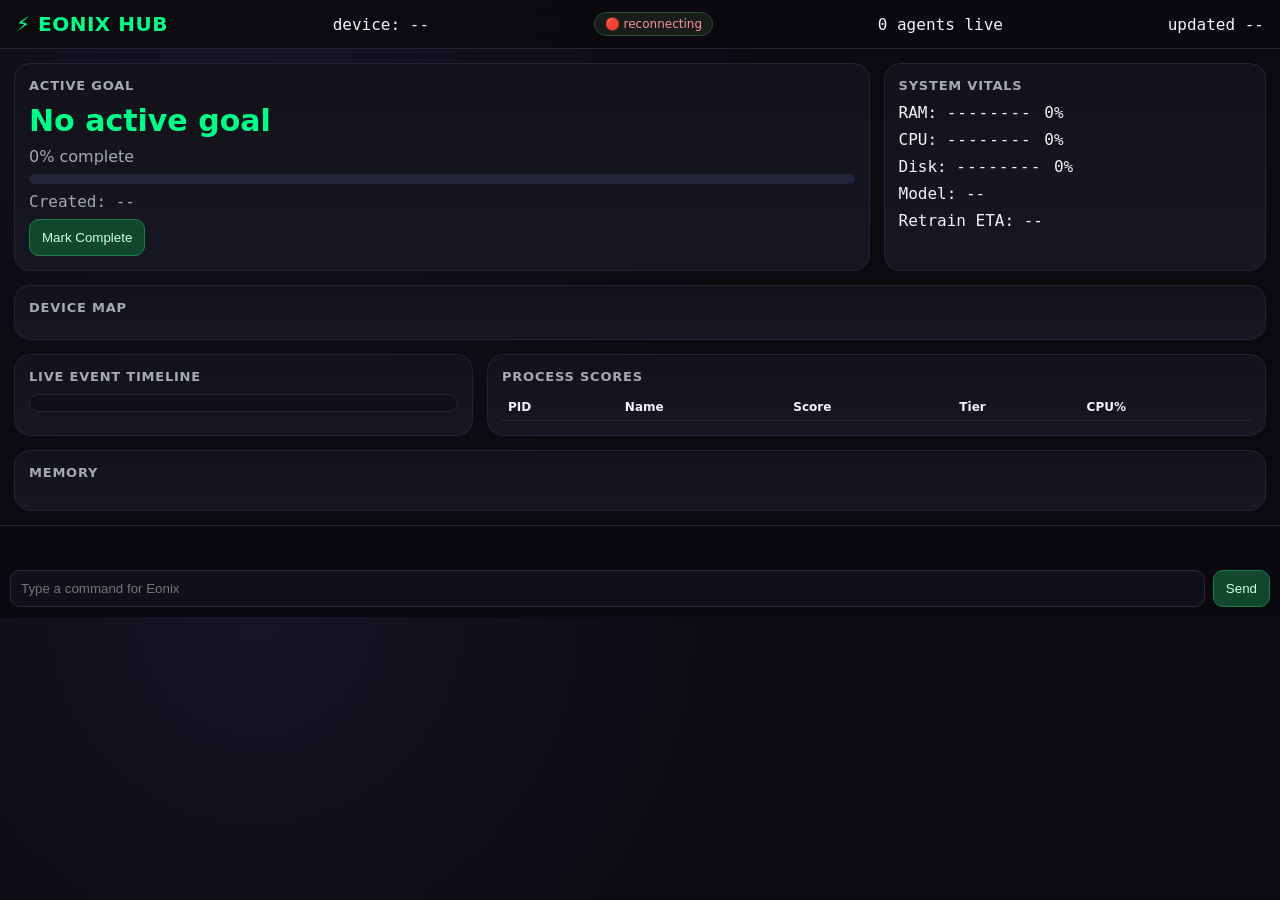
<file: eonix-hub/static/index.html>
<!doctype html>
<html lang="en">
<head>
  <meta charset="utf-8" />
  <meta name="viewport" content="width=device-width, initial-scale=1" />
  <title>Eonix Hub</title>
  <style>
    :root {
      --bg: #0A0A0F;
      --panel: #12121A;
      --panel-2: #171722;
      --accent: #00FF88;
      --muted: #A6A8B3;
      --text: #F2F4F8;
      --warn: #F8D66D;
      --danger: #F0626E;
    }

    * { box-sizing: border-box; }
    body {
      margin: 0;
      font-family: system-ui, -apple-system, Segoe UI, Roboto, sans-serif;
      background: radial-gradient(circle at 20% 0%, #151525 0%, var(--bg) 45%);
      color: var(--text);
    }

    .mono { font-family: ui-monospace, SFMono-Regular, Menlo, Consolas, monospace; }

    .topbar {
      position: sticky;
      top: 0;
      z-index: 10;
      background: rgba(10,10,15,0.92);
      backdrop-filter: blur(8px);
      border-bottom: 1px solid #232336;
      padding: 12px 16px;
      display: flex;
      justify-content: space-between;
      gap: 12px;
      align-items: center;
      flex-wrap: wrap;
    }

    .title {
      font-size: 20px;
      font-weight: 800;
      color: var(--accent);
      letter-spacing: 0.5px;
    }

    .status-pill {
      background: #171D19;
      border: 1px solid #264B33;
      padding: 4px 10px;
      border-radius: 999px;
      color: #A7FFC8;
      font-size: 12px;
    }

    .conn-live { color: #7BFFB2; }
    .conn-down { color: #FF8F97; }

    .wrap {
      padding: 14px;
      display: grid;
      grid-template-columns: 1.2fr 1fr 1fr;
      gap: 14px;
    }

    .panel {
      background: linear-gradient(180deg, var(--panel), var(--panel-2));
      border: 1px solid #232336;
      border-radius: 16px;
      padding: 14px;
    }

    .panel h3 {
      margin: 0 0 10px;
      font-size: 13px;
      color: var(--muted);
      letter-spacing: 0.06em;
      text-transform: uppercase;
    }

    .goal-name {
      margin: 0;
      font-size: 30px;
      line-height: 1.2;
      color: var(--accent);
    }

    .goal-sub {
      margin: 8px 0;
      color: var(--muted);
    }

    .bar {
      height: 10px;
      background: #232336;
      border-radius: 999px;
      overflow: hidden;
    }

    .bar > span {
      display: block;
      height: 100%;
      width: 0%;
      background: linear-gradient(90deg, #00C96B, #00FF88);
      transition: width 450ms ease;
    }

    .vitals div { margin-bottom: 8px; }
    .meter {
      display: inline-block;
      min-width: 88px;
      letter-spacing: 1px;
    }

    .device-grid {
      display: grid;
      grid-template-columns: repeat(auto-fill, minmax(170px, 1fr));
      gap: 10px;
    }

    .device-card {
      border: 1px solid #2A2A3C;
      border-radius: 10px;
      padding: 10px;
      background: #141421;
      font-size: 13px;
    }

    .timeline {
      max-height: 290px;
      overflow: auto;
      border: 1px solid #24243A;
      border-radius: 10px;
      padding: 8px;
      background: #0F0F18;
    }

    .timeline-item {
      font-size: 13px;
      margin: 6px 0;
      color: #CDD1DB;
    }

    .process-table {
      width: 100%;
      border-collapse: collapse;
      font-size: 12px;
    }

    .process-table th,
    .process-table td {
      border-bottom: 1px solid #26263D;
      padding: 6px;
      text-align: left;
    }

    tr.high { background: rgba(0, 255, 136, 0.08); }
    tr.medium { background: rgba(248, 214, 109, 0.08); }
    tr.low { background: rgba(255, 255, 255, 0.03); }

    .memory-strip {
      display: flex;
      gap: 10px;
      overflow-x: auto;
      padding-bottom: 6px;
    }

    .memory-chip {
      white-space: nowrap;
      padding: 8px 10px;
      border-radius: 999px;
      border: 1px solid #2B2B40;
      background: #181828;
      cursor: pointer;
      font-size: 13px;
    }

    .command-shell {
      position: sticky;
      bottom: 0;
      background: rgba(10,10,15,0.96);
      border-top: 1px solid #232336;
      padding: 10px;
    }

    .cmd-row { display: flex; gap: 8px; }
    .cmd-row input {
      flex: 1;
      background: #10101A;
      border: 1px solid #2A2A3D;
      color: var(--text);
      padding: 10px;
      border-radius: 10px;
    }

    .cmd-row button,
    .goal-actions button {
      background: #11472D;
      color: #D2FFE8;
      border: 1px solid #1D7E4A;
      border-radius: 10px;
      padding: 10px 12px;
      cursor: pointer;
    }

    .cmd-history {
      margin: 8px 0;
      font-size: 12px;
      color: #BAC0CB;
      min-height: 18px;
    }

    .mobile-hide { display: block; }

    @media (max-width: 900px) {
      .wrap { grid-template-columns: 1fr; }
      .mobile-hide { display: none; }
      .goal-name { font-size: 24px; }
    }
  </style>
</head>
<body>
  <header class="topbar">
    <div class="title">⚡ EONIX HUB</div>
    <div class="mono" id="deviceId">device: --</div>
    <div class="status-pill"><span id="wsDot" class="conn-down">🔴 reconnecting</span></div>
    <div class="mono" id="liveStats">0 agents live</div>
    <div class="mono" id="lastUpdated">updated --</div>
  </header>

  <main class="wrap">
    <section class="panel" style="grid-column: span 2;">
      <h3>Active Goal</h3>
      <h1 class="goal-name" id="goalName">No active goal</h1>
      <div class="goal-sub" id="goalPct">0% complete</div>
      <div class="bar"><span id="goalBar"></span></div>
      <div class="goal-sub mono" id="goalCreated">Created: --</div>
      <div class="goal-actions"><button id="markCompleteBtn">Mark Complete</button></div>
    </section>

    <section class="panel">
      <h3>System Vitals</h3>
      <div class="vitals mono" id="vitals">
        <div>RAM: <span class="meter">--------</span> 0%</div>
        <div>CPU: <span class="meter">--------</span> 0%</div>
        <div>Disk: <span class="meter">--------</span> 0%</div>
        <div>Model: --</div>
        <div>Retrain ETA: --</div>
      </div>
    </section>

    <section class="panel" style="grid-column: span 3;">
      <h3>Device Map</h3>
      <div id="deviceMap" class="device-grid"></div>
    </section>

    <section class="panel">
      <h3>Live Event Timeline</h3>
      <div id="timeline" class="timeline"></div>
    </section>

    <section class="panel mobile-hide" style="grid-column: span 2;">
      <h3>Process Scores</h3>
      <table class="process-table">
        <thead>
          <tr><th>PID</th><th>Name</th><th>Score</th><th>Tier</th><th>CPU%</th></tr>
        </thead>
        <tbody id="procBody"></tbody>
      </table>
    </section>

    <section class="panel" style="grid-column: span 3;">
      <h3>Memory</h3>
      <div class="memory-strip" id="memoryStrip"></div>
    </section>
  </main>

  <footer class="command-shell">
    <div id="cmdHistory" class="cmd-history"></div>
    <div class="cmd-row">
      <input id="cmdInput" type="text" placeholder="Type a command for Eonix" />
      <button id="cmdSend">Send</button>
    </div>
  </footer>

  <script>
    const state = {
      snapshot: {},
      cmdHistory: [],
      ws: null,
      retries: 0,
      lastUpdatedEpoch: 0,
    };

    const iconForCategory = {
      work: '💼',
      personal: '🧠',
      security: '🛡️',
      general: '📌',
    };

    function pctBar(pct) {
      const full = Math.round(Math.max(0, Math.min(100, pct)) / 12.5);
      return '█'.repeat(full) + '░'.repeat(8 - full);
    }

    function setWsIndicator(live) {
      const el = document.getElementById('wsDot');
      if (live) {
        el.textContent = '🟢 live';
        el.className = 'conn-live';
      } else {
        el.textContent = '🔴 reconnecting';
        el.className = 'conn-down';
      }
    }

    function updateTopBar(snapshot) {
      const sync = snapshot.sync_status || {};
      const stale = snapshot.stale_agents || [];
      const liveCount = 4 - stale.filter(x => ['goal','context','resource','sync'].includes(x)).length;
      document.getElementById('deviceId').textContent = `device: ${sync.device_id || '--'}`;
      document.getElementById('liveStats').textContent = `${liveCount} agents live`;
      state.lastUpdatedEpoch = Date.now();
    }

    function updateGoal(snapshot) {
      const goal = snapshot.goal || {};
      const name = goal.name || 'No active goal';
      const progress = Math.round((Number(goal.progress || 0)) * 100);
      document.getElementById('goalName').textContent = name;
      document.getElementById('goalPct').textContent = `${progress}% complete`;
      document.getElementById('goalBar').style.width = `${progress}%`;
      document.getElementById('goalCreated').textContent = `Created: ${goal.created_at || '--'}`;
    }

    function updateVitals(snapshot) {
      const sys = snapshot.system_snapshot || {};
      const model = snapshot.model_info || {};
      const ram = Math.round(Number(sys.ram_percent || 0));
      const cpu = Math.round(Number(sys.cpu_percent || 0));
      const disk = Math.round(Number(sys.disk_percent || 0));
      document.getElementById('vitals').innerHTML = `
        <div>RAM: <span class="meter">${pctBar(ram)}</span> ${ram}%</div>
        <div>CPU: <span class="meter">${pctBar(cpu)}</span> ${cpu}%</div>
        <div>Disk: <span class="meter">${pctBar(disk)}</span> ${disk}%</div>
        <div>Model: ${model.model_version || '--'} | ${(Number(model.top3 || 0) * 100).toFixed(2)}% Top-3</div>
        <div>Retrain ETA: ${model.eta_days != null ? `~${model.eta_days} days` : '--'}</div>
      `;
    }

    function updateDeviceMap(snapshot) {
      const peers = Array.isArray(snapshot.peers) ? snapshot.peers : [];
      const map = document.getElementById('deviceMap');
      if (!peers.length) {
        map.innerHTML = '<div class="device-card">No other Eonix devices on LAN</div>';
        return;
      }
      map.innerHTML = peers.map(p => `
        <div class="device-card mono">
          <div><strong>${p.device_id || 'unknown'}</strong> ${p.online ? '🟢' : '🔴'}</div>
          <div>IP: ${p.ip || '--'}</div>
          <div>Last sync: ${p.last_seen || '--'}</div>
        </div>
      `).join('');
    }

    function updateTimeline(snapshot) {
      const timeline = Array.isArray(snapshot.timeline) ? snapshot.timeline.slice(-50) : [];
      const el = document.getElementById('timeline');
      const shouldAutoScroll = (el.scrollTop + el.clientHeight + 30) >= el.scrollHeight;
      el.innerHTML = timeline.map(row =>
        `<div class="timeline-item mono">[${row.time || '--:--'}] ${row.icon || '⌨️'} ${row.description || ''}</div>`
      ).join('');
      if (shouldAutoScroll) {
        el.scrollTop = el.scrollHeight;
      }
    }

    function updateProcesses(snapshot) {
      const rows = Array.isArray(snapshot.process_scores) ? snapshot.process_scores.slice(0, 20) : [];
      const body = document.getElementById('procBody');
      body.innerHTML = rows.map(r => `
        <tr class="${(r.tier || 'low').toLowerCase()}">
          <td class="mono">${r.pid || '-'}</td>
          <td>${r.name || '-'}</td>
          <td class="mono">${Number(r.score || 0).toFixed(2)}</td>
          <td>${r.tier || '-'}</td>
          <td class="mono">${Math.round(Number(r.cpu_percent || 0))}</td>
        </tr>
      `).join('');
    }

    function updateMemory(snapshot) {
      const memories = (snapshot.sync_status && snapshot.sync_status.memory_summary) || snapshot.memory_summary || [];
      const strip = document.getElementById('memoryStrip');
      const items = Array.isArray(memories) ? memories.slice(0, 5) : [];
      if (!items.length) {
        strip.innerHTML = '<div class="memory-chip">No memories yet</div>';
        return;
      }
      strip.innerHTML = items.map((m, idx) => {
        const cat = m.category || 'general';
        const icon = iconForCategory[cat] || '📌';
        const text = String(m.text || '').slice(0, 40);
        return `<button class="memory-chip" data-idx="${idx}">${icon} ${text}</button>`;
      }).join('');
      [...strip.querySelectorAll('.memory-chip')].forEach(btn => {
        btn.addEventListener('click', () => {
          const item = items[Number(btn.dataset.idx || '0')] || {};
          alert(`${item.category || 'general'}\n\n${item.text || ''}\n\n${item.timestamp || ''}`);
        });
      });
    }

    function render(snapshot) {
      state.snapshot = { ...state.snapshot, ...snapshot };
      updateTopBar(state.snapshot);
      updateGoal(state.snapshot);
      updateVitals(state.snapshot);
      updateDeviceMap(state.snapshot);
      updateTimeline(state.snapshot);
      updateProcesses(state.snapshot);
      updateMemory(state.snapshot);
    }

    async function sendCommand(command) {
      const res = await fetch('/hub/command', {
        method: 'POST',
        headers: { 'Content-Type': 'application/json' },
        body: JSON.stringify({ command }),
      });
      const out = await res.json();
      const line = `> ${command} | ${out.reply || 'No reply'}`;
      state.cmdHistory.unshift(line);
      state.cmdHistory = state.cmdHistory.slice(0, 5);
      document.getElementById('cmdHistory').textContent = state.cmdHistory.join('   ||   ');
    }

    function connectWs() {
      const proto = location.protocol === 'https:' ? 'wss' : 'ws';
      const ws = new WebSocket(`${proto}://${location.host}/hub/live`);
      state.ws = ws;

      ws.onopen = () => {
        state.retries = 0;
        setWsIndicator(true);
      };

      ws.onmessage = (evt) => {
        try {
          const msg = JSON.parse(evt.data);
          if (msg.type === 'snapshot' && msg.values) {
            render(msg.values);
          } else if (msg.type === 'delta' && msg.values) {
            render(msg.values);
          }
        } catch (_) {}
      };

      ws.onclose = () => {
        setWsIndicator(false);
        const wait = Math.min(30000, 1000 * (2 ** state.retries));
        state.retries += 1;
        setTimeout(connectWs, wait);
      };

      ws.onerror = () => {
        ws.close();
      };
    }

    document.getElementById('cmdSend').addEventListener('click', async () => {
      const input = document.getElementById('cmdInput');
      const cmd = input.value.trim();
      if (!cmd) return;
      input.value = '';
      await sendCommand(cmd);
    });

    document.getElementById('markCompleteBtn').addEventListener('click', async () => {
      await sendCommand('mark goal complete');
    });

    setInterval(async () => {
      const sec = Math.max(0, Math.floor((Date.now() - state.lastUpdatedEpoch) / 1000));
      document.getElementById('lastUpdated').textContent = `updated ${sec}s ago`;
      try {
        const res = await fetch('/hub/snapshot');
        if (res.ok) {
          const snapshot = await res.json();
          render(snapshot);
        }
      } catch (_) {}
    }, 30000);

    connectWs();
  </script>
</body>
</html>
</file>
